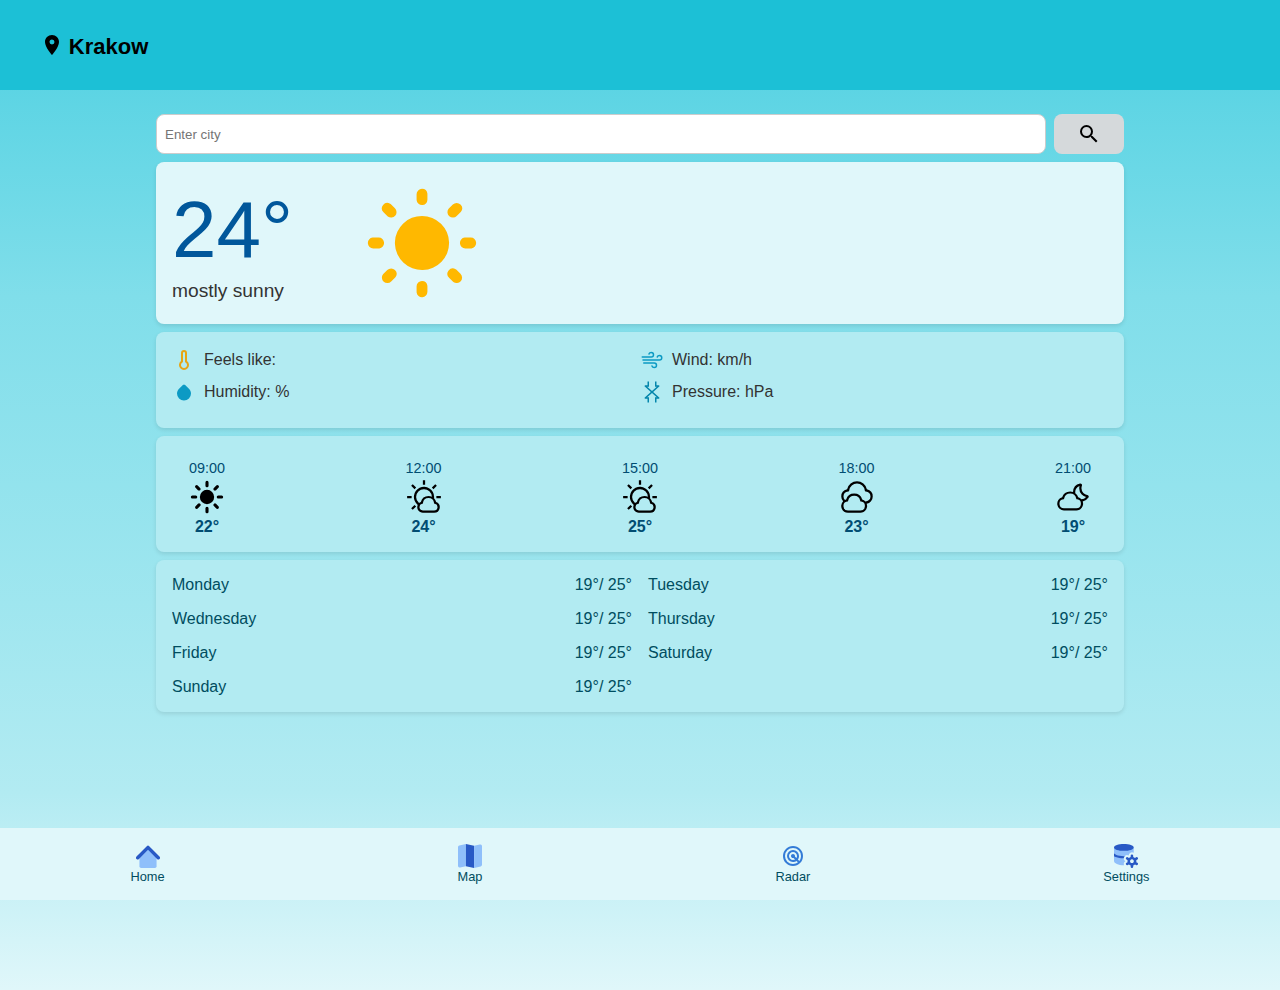
<file: index.html>
<!DOCTYPE html>
<html lang="en">
    <head>
        <meta charset="UTF-8">
        <meta name="viewport" content="width=device-width, initial-scale=1.0">
        <title>Weather app</title>
        <link rel="manifest" href="manifest.json">
        <meta name="theme-color" content="#0288d1">
        <link rel="stylesheet" href="style.css">
    </head>

    <body>
        <header>
            <div class="header">
                <img src="/img/gis.svg" alt="weather icon" class="current_position_icon">
                <h1 class="current_city">Krakow</h1>
            </div>
        </header>

        <main>
            <div class="search-wrapper">
                <form id="search-form">
                    <input
                        type="text"
                        id="city-input"
                        placeholder="Enter city" required />
                    <button type="submit" >
                        <img src="/img/search.svg" alt="search icon" class="search-icon">
                    </button> 
                </form>
            </div>

            <section class="main-weather">
                <div class="weather-text">
                    <h2 class="temperature-value">24°</h2>
                    <p class="weather-description">mostly sunny</p>
                </div>
                <img src="/img/sun_filled.svg" class="big-weather-icon" alt="sunny icon">
            </section>

            <section class="details">
                <div class="detail-row">
                    <img src="/img/temperature.svg" alt="thermometer" class="detail-icon">
                    <span class="detail-text">Feels like: <span class="temperature"></span> </span>
                </div>
                <div class="detail-row">
                    <img src="/img/wind.svg" alt="wind" class="detail-icon">
                    <span class="detail-text">Wind: <span class="wind"></span>km/h</span>
                </div>
                <div class="detail-row">
                    <img src="/img/humidity.svg" alt="humidity" class="detail-icon">
                    <span class="detail-text">Humidity: <span class="humidity"></span>%</span>
                </div>
                <div class="detail-row">
                    <img src="/img/pressure.svg" alt="pressure" class="detail-icon">
                    <span class="detail-text">Pressure: <span class="pressure"></span>hPa</span>
                </div>

            </section>

            <section class="hourly_forecast">
                <div class="hourly-items">
                    <div class="hour">
                        <p class="hour-time">09:00</p>
                        <img src="/img/sunny.svg" alt="sunny" class="hour-icon">
                        <p class="hour-temp">22°</p>
                    </div>
                    <div class="hour">
                        <p class="hour-time">12:00</p>
                        <img src="/img/partly-cloudy.svg" alt="partly cloudy" class="hour-icon">
                        <p class="hour-temp">24°</p>
                    </div>
                    <div class="hour">
                        <p class="hour-time">15:00</p>
                        <img src="/img/partly-cloudy.svg" alt="partly cloudy" class="hour-icon">
                        <p class="hour-temp">25°</p>
                    </div>
                    <div class="hour">
                        <p class="hour-time">18:00</p>
                        <img src="/img/cloudy.svg" alt="cloudy" class="hour-icon">
                        <p class="hour-temp">23°</p>
                    </div>
                    <div class="hour">
                        <p class="hour-time">21:00</p>
                        <img src="/img/cloudy-night.svg" alt="night" class="hour-icon">
                        <p class="hour-temp">19°</p>
                    </div>
                </div>
            </section>

            <section class="daily_forecast">
                <div class="daily-items">
                    <div class="day-container">
                        <span class="day">Monday</span>
                        <span class="day-temp">19°/ 25°</span>
                    </div>
                    <div class="day-container">
                        <span class="day">Tuesday </span>
                        <span class="day-temp">19°/ 25°</span>
                    </div>
                    <div class="day-container">
                        <span class="day">Wednesday </span>
                        <span class="day-temp">19°/ 25°</span>
                    </div>
                    <div class="day-container">
                        <span class="day">Thursday </span>
                        <span class="day-temp">19°/ 25°</span>
                    </div>
                    <div class="day-container">
                        <span class="day">Friday </span>
                        <span class="day-temp">19°/ 25°</span>
                    </div>
                    <div class="day-container">
                        <span class="day">Saturday </span>
                        <span class="day-temp">19°/ 25°</span>
                    </div>
                    <div class="day-container">
                        <span class="day">Sunday </span>
                        <span class="day-temp">19°/ 25°</span>
                    </div>
                </div>
            </section>
        </main>

        <footer>
            <div class="bottom-nav">
                <a href="#">
                    <img src="/img/home.svg" alt="home icon" class="nav-icon">
                    <span>Home</span>
                </a>
                <a href="#">
                    <img src="/img/map.svg" alt="map icon" class="nav-icon">
                    <span>Map</span>
                </a>
                <a href="#">
                    <img src="/img/radar.svg" alt="radar icon" class="nav-icon">
                    <span>Radar</span>
                </a>
                <a href="#">
                    <img src="/img/setting.svg" alt="settings icon" class="nav-icon">
                    <span>Settings</span>
                </a>
            </div>
        </footer>

        <script src="script.js"></script>
    </body>
</html>
</file>
<file: style.css>
* {
    margin: 0;
    padding: 0;
    box-sizing: border-box;
}

body {
    font-family: Arial, sans-serif;
    min-height: 110vh;
    background: linear-gradient(to bottom, #4dd0e1 0%, #80deea 30%, #b2ebf2 80%, #e0f7fa);
}

header,
footer,
main {
    padding: 1rem;
}

header {
    background-color: #1cc0d6;
}

.header {
    display: flex;
    align-items: center;
    gap: 0.3rem;
}

main {
    padding-bottom: 1rem;
}

button {
    background-color: transparent;
    border: none;
    font-size: 1.2rem;
    cursor: pointer;
    color: #01579b;
}

h1 {
    font-size: 22px;
    margin: 0;
    transform: translateY(2px);
}

.main-weather {
    display: flex;
    justify-content: space-between;
    align-items: center;
    background-color: #e0f7fa;
    padding: 1rem;
    border-radius: 8px;
    box-shadow: 0 2px 4px rgba(0, 0, 0, 0.1);
}

.weather-text {
    display: flex;
    flex-direction: column;
}

.temperature-value {
    font-size: 3rem;
    font-weight: bold;
    margin: 0;
    color: #01579b;
}

.weather-description {
    font-size: 1rem;
    color: #555;
    margin-top: 0.3rem;
}

.big-weather-icon {
    width: 90px;
    height: 90px;
}

.search-wrapper {
    margin: 0.5rem 0;
}

.detail-row {
    display: flex;
    align-items: center;
    margin-bottom: 0.5rem;
    font-size: 1rem;
    color: #222222;
}

.detail-icon {
    width: 24px;
    height: 24px;
    margin-right: 0.5rem;
    flex-shrink: 0;
}

.detail-text {
    font-size: 1rem;
    color: #333;
}

#search-form {
    display: flex;
    flex-direction: row;
    gap: 0.5rem;
    width: 100%;
    border: none;
}

#city-input {
    flex: 1;
    padding: 0.5rem;
    border-radius: 8px;
    border: 1px solid #ccc;
}

#search-form button {
    width: 40px;
    height: 40px;
    border-radius: 8px;
    padding: 0;
    background-color: #d5d9db;
    cursor: pointer;
    display: flex;
    align-items: center;
    justify-content: center;
}

#search-form button:active {
    transform: scale(0.95);
}

.details,
.hourly_forecast,
.daily_forecast {
    background-color: #b2ebf2;
    padding: 1rem;
    border-radius: 8px;
    box-shadow: 0 2px 4px rgba(0, 0, 0, 0.1);
    margin-top: 0.5rem;
}

.hourly-items,
.daily-items {
    display: flex;
    overflow-x: hidden;
    gap: 1rem;
}

.hourly-items {
    display: flex;
    gap: 1rem;
    justify-content: space-between;
    overflow-x: auto;
    padding-top: 0.5rem;
}

.hour {
    display: flex;
    flex-direction: column;
    align-items: center;
    min-width: 70px;
    text-align: center;
    flex-shrink: 0;
}

.hour-time {
    font-size: 0.9rem;
    margin-bottom: 0.2rem;
    color: #014d72;
}

.hour-icon {
    width: 36px;
    height: 36px;
    margin-bottom: 0.2rem;
}

.hour-temp {
    font-weight: bold;
    font-size: 1rem;
    color: #014d72;
}

.daily-items {
    display: flex;
    flex-direction: column;
    gap: 0.5rem;
}

.day-container {
    display: flex;
    justify-content: space-between;
    font-size: 1rem;
    color: #004d60;
}

footer {
    background-color: #e0f7fa;
    padding: 7px 0;
    position: fixed;
    bottom: 0;
    width: 100%;
    z-index: 100;
}

.bottom-nav {
    display: flex;
    justify-content: space-around;
    align-items: center;
}

.bottom-nav a {
    text-decoration: none;
    color: #004d60;
    display: flex;
    flex-direction: column;
    align-items: center;
    font-size: 0.8rem;
}

.nav-icon {
    width: 24px;
    height: 24px;
    margin-bottom: 1px;
}

.current_position_icon {
    width: 24px;
    height: 24px;
}

@media screen and (min-width: 768px) {
    body {
        font-size: 18px;
    }

    main {
        max-width: 1000px;
        margin: 0 auto;
    }

    header {
        width: 100%;
        padding: 2rem;
    }

    .header {
        max-width: 1200px;
        margin: 0 auto;
        display: flex;
        
    }

    #search-form button {
        width: 70px;
    }

    .main-weather {   
        display: flex;
        justify-content: left;
        gap: 4rem;    
    }

    .weather-description {
        font-size: 1.2rem;
        color: #333;
    }

    .big-weather-icon {
        width: 130px;
        height: 130px;
    }

    .temperature-value {
        font-size: 5rem;
        font-weight: 500;
    }

    .weather-text {
        font-size: 3rem;
    }

    .details {
        display: grid;
        grid-template-columns: repeat(2, 1fr);
    }

    .hourly_items {
        display: flex;
        justify-content: space-between;
        gap: 1rem;
    }

    .daily-items {
        display: grid;
        grid-template-columns: repeat(2, 1fr);
        gap: 1rem;
    }

    footer {
        position: fixed;
        padding: 1rem 0;
    }

    .bottom-nav {
        justify-content: space-around;
        gap: 2rem;
    }
}
</file>
